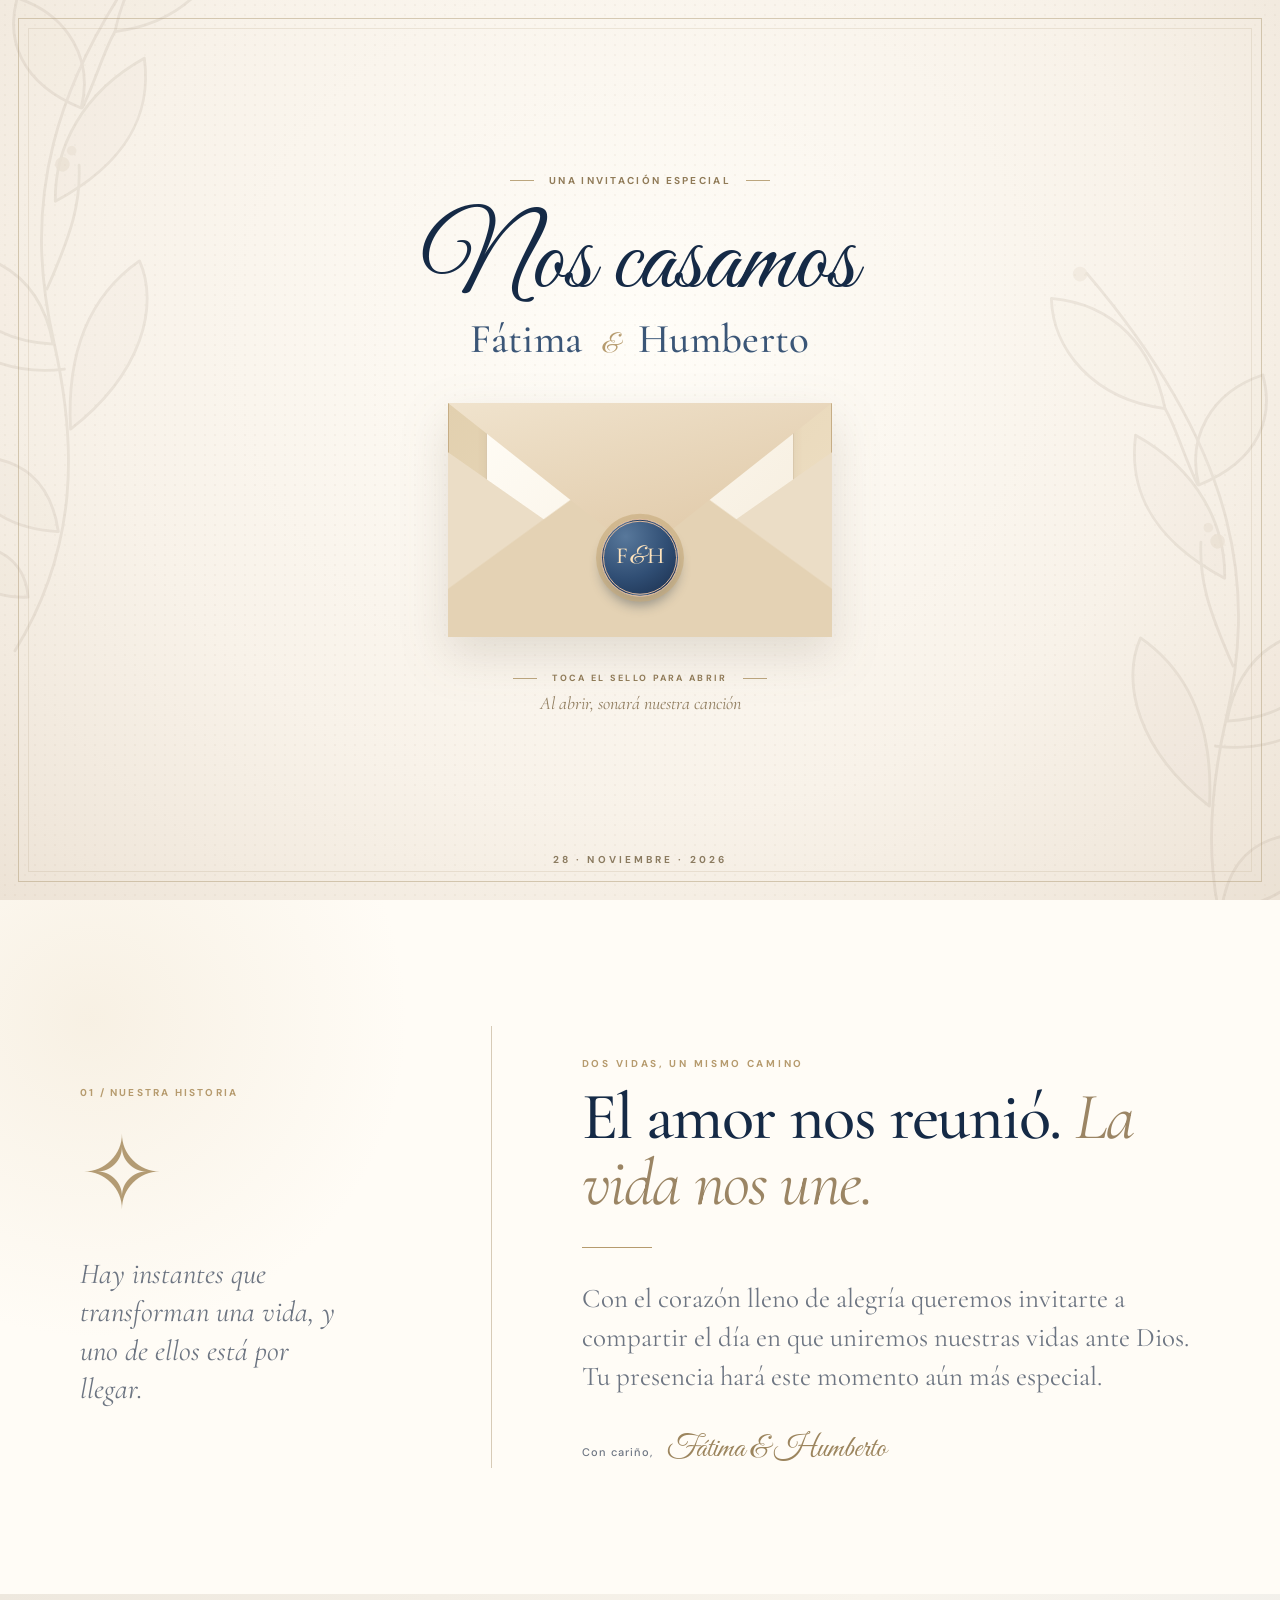
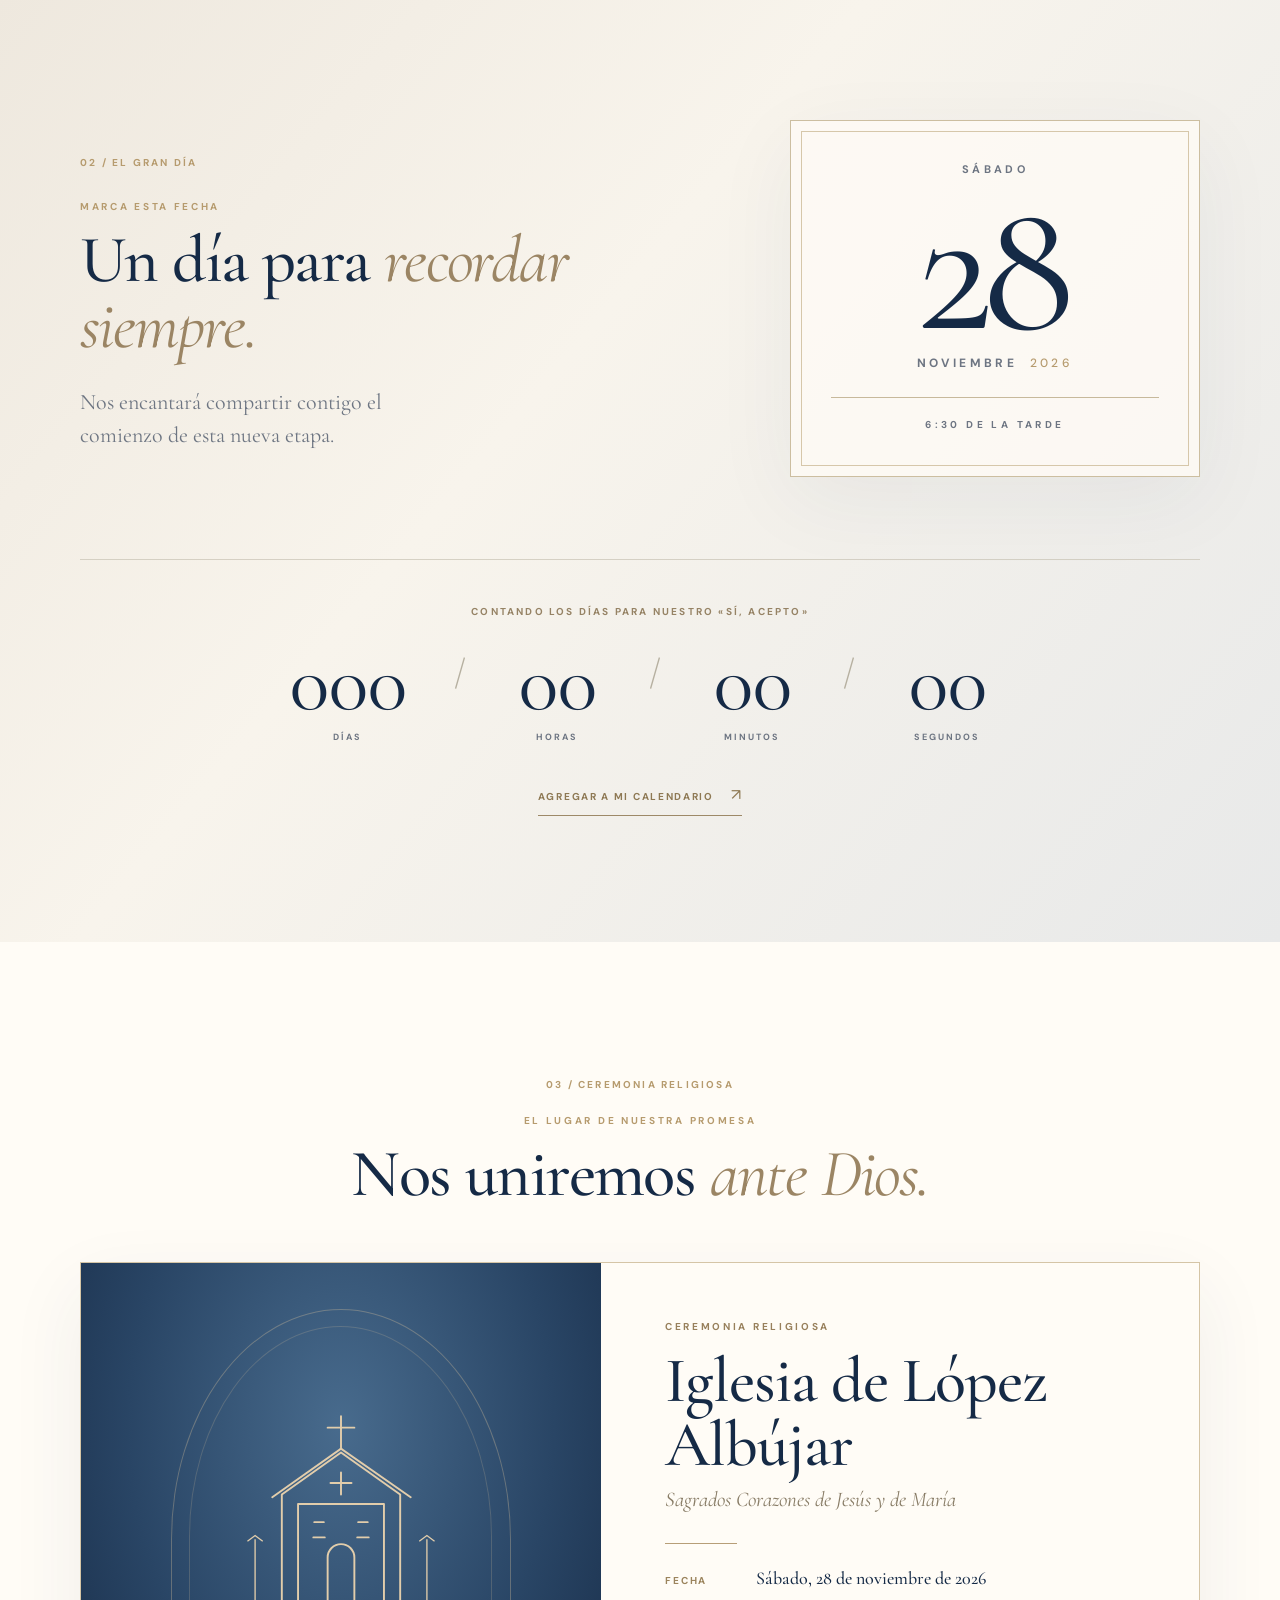
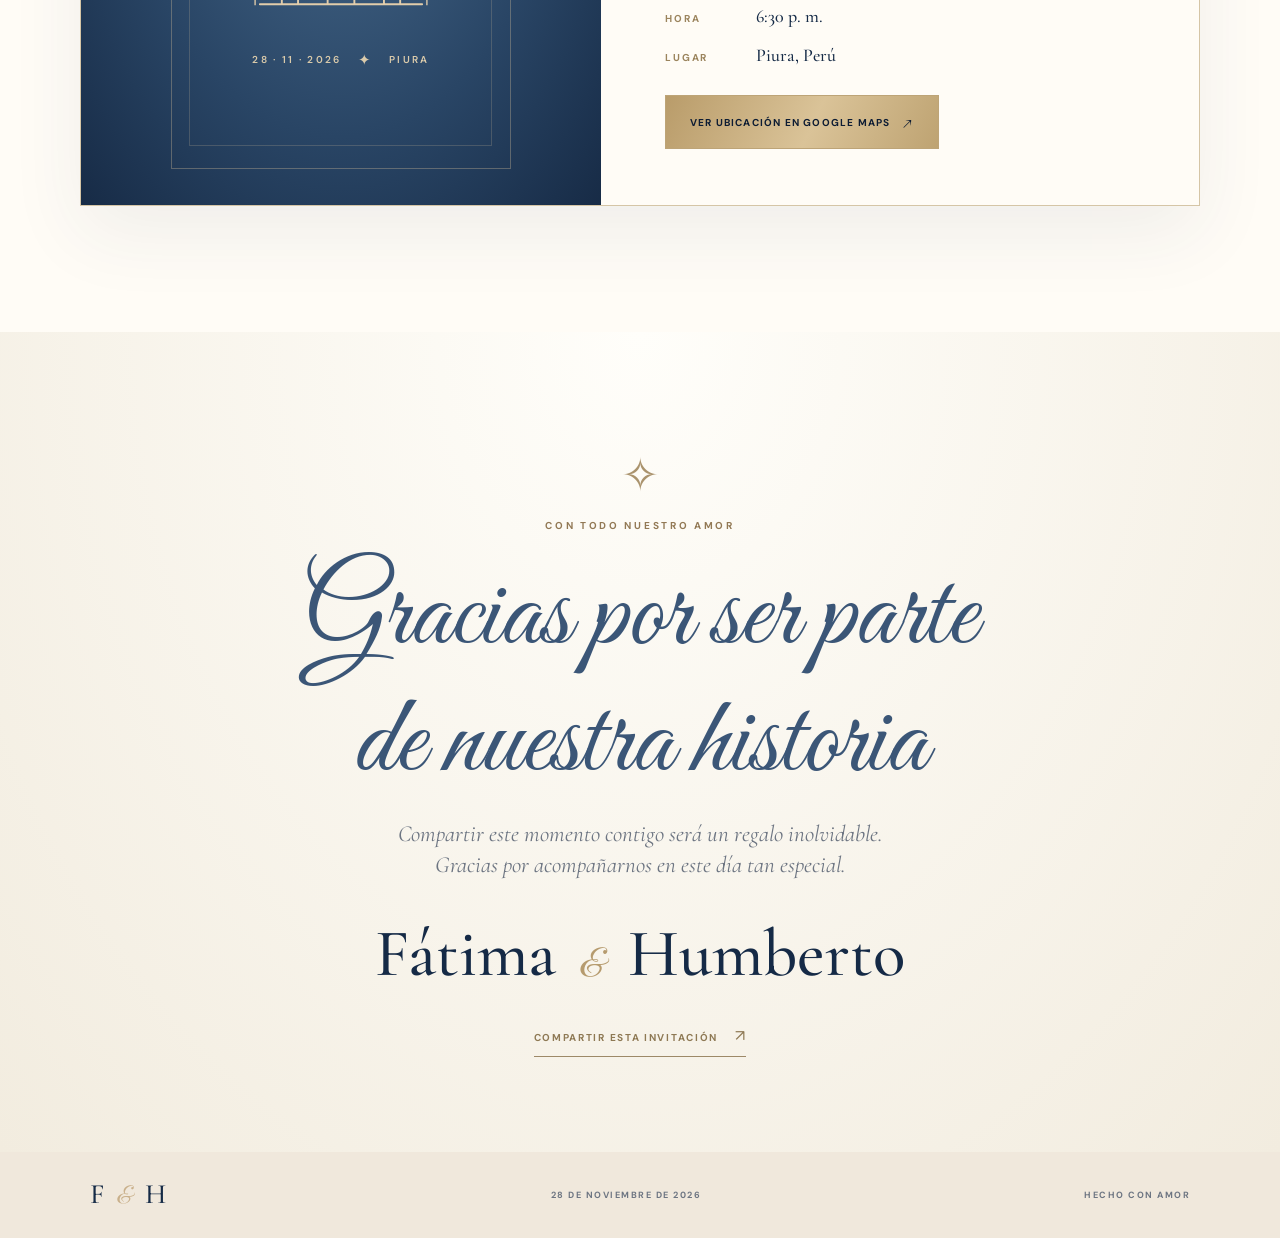
<file: index.html>
<!doctype html>
<html lang="es" data-theme="noche">
<head>
  <meta charset="utf-8">
  <meta name="viewport" content="width=device-width, initial-scale=1, viewport-fit=cover">
  <meta name="theme-color" content="#152a46">
  <meta name="description" content="Fátima Yarlequé Juarez y Humberto Gómez García te invitan a celebrar su matrimonio el 28 de noviembre de 2026 a las 6:30 p. m. en Piura.">
  <title>Fátima &amp; Humberto | 28.11.2026</title>
  <link rel="icon" type="image/svg+xml" href="assets/favicon.svg">
  <link rel="preconnect" href="https://fonts.googleapis.com">
  <link rel="preconnect" href="https://fonts.gstatic.com" crossorigin>
  <link href="https://fonts.googleapis.com/css2?family=Cormorant+Garamond:ital,wght@0,400;0,500;0,600;1,400;1,500&family=DM+Sans:wght@400;500;600;700&family=Great+Vibes&display=swap" rel="stylesheet">
  <link rel="stylesheet" href="styles.css">
  <script src="config.js" defer></script>
  <script src="app.js" defer></script>
</head>
<body class="locked">
  <a class="skip-link" href="#inicio">Saltar al contenido</a>
  <div class="page-progress" id="pageProgress" aria-hidden="true"></div>

  <!-- APERTURA: una sola secuencia, sin animaciones en bucle -->
  <div class="opening" id="opening" role="dialog" aria-modal="true" aria-label="Abrir invitación de matrimonio">
    <span class="opening-border opening-border--outer" aria-hidden="true"></span>
    <span class="opening-border opening-border--inner" aria-hidden="true"></span>
    <img class="opening-branch opening-branch--one" src="assets/ramas.svg" alt="" aria-hidden="true">
    <img class="opening-branch opening-branch--two" src="assets/ramas.svg" alt="" aria-hidden="true">
    <div class="opening-center">
      <div class="opening-kicker"><span class="thin-rule"></span> UNA INVITACIÓN ESPECIAL <span class="thin-rule"></span></div>
      <p class="opening-script">Nos casamos</p>
      <h1 class="opening-names">Fátima <span>&amp;</span> Humberto</h1>
      <div class="envelope" id="envelope">
        <div class="envelope-back"></div>
        <div class="envelope-letter"><span class="letter-monogram">F <i>&amp;</i> H</span><span class="letter-caption">Nuestra historia continúa</span></div>
        <div class="envelope-flap"></div>
        <div class="envelope-front"></div>
        <button class="wax-button" id="openButton" type="button" aria-label="Abrir la invitación y reproducir música"><span>F<span class="wax-and">&amp;</span>H</span></button>
      </div>
      <div class="opening-instruction" id="openingInstruction"><span class="instruction-line"></span> TOCA EL SELLO PARA ABRIR <span class="instruction-line"></span></div>
      <p class="opening-note" id="openingNote">Al abrir, sonará nuestra canción</p>
    </div>
    <span class="opening-bottom">28 · NOVIEMBRE · 2026</span>
  </div>

  <!-- MENÚ MÍNIMO -->
  <header class="site-header" id="siteHeader">
    <a class="logo" href="#inicio" aria-label="Volver al inicio">F <i>&amp;</i> H <span>28.11.26</span></a>
    <nav aria-label="Secciones de la invitación">
      <a href="#historia">Nuestra historia</a>
      <a href="#fecha">La fecha</a>
      <a href="#ceremonia" class="nav-ceremony">La ceremonia</a>
    </nav>
  </header>

  <main id="inicio">
    <!-- 01. PRESENTACIÓN -->
    <section class="hero" aria-labelledby="heroTitle">
      <div class="hero-halo" aria-hidden="true"></div>
      <div class="hero-frame" aria-hidden="true"></div>
      <img class="hero-branch hero-branch--left" src="assets/ramas.svg" alt="" aria-hidden="true">
      <img class="hero-branch hero-branch--right" src="assets/ramas.svg" alt="" aria-hidden="true">
      <div class="hero-content">
        <div class="monogram" aria-hidden="true"><span>F</span><i>&amp;</i><span>H</span></div>
        <p class="eyebrow hero-eyebrow">CON LA BENDICIÓN DE DIOS</p>
        <h2 class="hero-title" id="heroTitle">Nuestro <em>para siempre</em> comienza aquí</h2>
        <p class="hero-label">CELEBRAMOS NUESTRO AMOR</p>
        <div class="hero-names"><span id="firstName">Fátima</span><i>&amp;</i><span id="secondName">Humberto</span></div>
        <div class="hero-line-decoration"><span></span><b>✦</b><span></span></div>
        <p class="hero-fullnames"><span id="fullName1">FÁTIMA YARLEQUÉ JUAREZ</span> <span class="fullnames-star">·</span> <span id="fullName2">HUMBERTO GÓMEZ GARCÍA</span></p>
        <p class="hero-date">SÁBADO 28 DE NOVIEMBRE DE 2026</p>
        <p class="hero-city">6:30 P. M. <span>·</span> PIURA, PERÚ</p>
        <a href="#historia" class="discover-link">DESCUBRE NUESTRA INVITACIÓN <span aria-hidden="true">↓</span></a>
      </div>
    </section>

    <!-- 02. MENSAJE -->
    <section class="story layout-section" id="historia" aria-labelledby="storyTitle">
      <div class="story-grid layout-container">
        <div class="story-side reveal"><span class="section-number">01 / NUESTRA HISTORIA</span><div class="story-motif" aria-hidden="true">✧</div><p>Hay instantes que transforman una vida, y uno de ellos está por llegar.</p></div>
        <div class="story-main reveal delay-1">
          <p class="eyebrow section-eyebrow">DOS VIDAS, UN MISMO CAMINO</p>
          <h2 class="section-title" id="storyTitle">El amor nos reunió. <em>La vida nos une.</em></h2>
          <span class="gold-line" aria-hidden="true"></span>
          <p class="story-copy" id="storyMessage">Con el corazón lleno de alegría queremos invitarte a compartir el día en que uniremos nuestras vidas ante Dios. Tu presencia hará este momento aún más especial.</p>
          <p class="story-signature">Con cariño, <span>Fátima &amp; Humberto</span></p>
        </div>
      </div>
    </section>

    <!-- 03. FECHA Y CUENTA REGRESIVA -->
    <section class="date-section layout-section" id="fecha" aria-labelledby="dateTitle">
      <div class="layout-container date-layout">
        <div class="date-heading reveal"><p class="section-number">02 / EL GRAN DÍA</p><p class="eyebrow section-eyebrow">MARCA ESTA FECHA</p><h2 class="section-title" id="dateTitle">Un día para <em>recordar siempre.</em></h2><p>Nos encantará compartir contigo el comienzo de esta nueva etapa.</p></div>
        <div class="calendar-card reveal delay-1"><span class="calendar-top">SÁBADO</span><div class="calendar-day">28</div><span class="calendar-bottom">NOVIEMBRE <b>2026</b></span><span class="calendar-time">6:30 DE LA TARDE</span></div>
      </div>
      <div class="count-wrap layout-container reveal delay-2">
        <p class="count-caption">CONTANDO LOS DÍAS PARA NUESTRO «SÍ, ACEPTO»</p>
        <div class="countdown" id="countdown" aria-label="Tiempo restante hasta la ceremonia">
          <div class="count-unit"><strong id="days">000</strong><span>DÍAS</span></div>
          <span class="count-divider" aria-hidden="true">/</span>
          <div class="count-unit"><strong id="hours">00</strong><span>HORAS</span></div>
          <span class="count-divider" aria-hidden="true">/</span>
          <div class="count-unit"><strong id="minutes">00</strong><span>MINUTOS</span></div>
          <span class="count-divider" aria-hidden="true">/</span>
          <div class="count-unit"><strong id="seconds">00</strong><span>SEGUNDOS</span></div>
        </div>
        <button class="text-button" id="calendarButton" type="button">AGREGAR A MI CALENDARIO <span aria-hidden="true">↗</span></button>
      </div>
    </section>

    <!-- 04. CEREMONIA -->
    <section class="ceremony layout-section" id="ceremonia" aria-labelledby="ceremonyTitle">
      <div class="layout-container">
        <div class="ceremony-heading reveal"><p class="section-number">03 / CEREMONIA RELIGIOSA</p><p class="eyebrow section-eyebrow">EL LUGAR DE NUESTRA PROMESA</p><h2 class="section-title" id="ceremonyTitle">Nos uniremos <em>ante Dios.</em></h2></div>
        <div class="ceremony-panel">
          <div class="church-art reveal"><div class="church-arch" aria-hidden="true"><svg viewBox="0 0 220 240" role="img" aria-label="Ilustración de una iglesia" fill="none" xmlns="http://www.w3.org/2000/svg"><path d="M25 215h170M48 215V100L110 56l62 44v115M38 103l72-51 73 51M65 215V110h90v105M96 215v-49a14 14 0 0 1 28 0v49M110 51V18M96 30h28M82 129h10M128 129h10M81 145h12m34 0h12M99 88h22M110 77v23" stroke="currentColor" stroke-width="2" stroke-linecap="round" stroke-linejoin="round"/><path d="M20 216v-69m180 69v-69m-8 2 8-6 8 6m-196 0 8-6 8 6" stroke="currentColor" stroke-width="1.4"/></svg></div><div class="church-art-bottom">28 · 11 · 2026 <span>✦</span> PIURA</div></div>
          <div class="ceremony-details reveal delay-1">
            <p class="eyebrow">CEREMONIA RELIGIOSA</p><h3 id="ceremonyPlace">Iglesia de López Albújar</h3>
            <p class="ceremony-subtitle" id="ceremonyDetail">Sagrados Corazones de Jesús y de María</p>
            <div class="ceremony-detail-line" aria-hidden="true"></div>
            <dl><div><dt>FECHA</dt><dd>Sábado, 28 de noviembre de 2026</dd></div><div><dt>HORA</dt><dd id="ceremonyTime">6:30 p. m.</dd></div><div><dt>LUGAR</dt><dd id="ceremonyAddress">Piura, Perú</dd></div></dl>
            <a class="primary-button" id="mapButton" href="https://maps.app.goo.gl/p25riGV83rjwDu459" target="_blank" rel="noopener noreferrer">VER UBICACIÓN EN GOOGLE MAPS <span aria-hidden="true">↗</span></a>
          </div>
        </div>
      </div>
    </section>



    <!-- 05. DESPEDIDA -->
    <section class="closing" aria-labelledby="closingTitle"><div class="closing-ornament" aria-hidden="true">✧</div><p class="eyebrow">CON TODO NUESTRO AMOR</p><h2 class="closing-script" id="closingTitle">Gracias por ser parte <br>de nuestra historia</h2><p id="closingMessage">Compartir este momento contigo será un regalo inolvidable.</p><div class="closing-names">Fátima <span>&amp;</span> Humberto</div><button class="text-button" id="shareButton" type="button">COMPARTIR ESTA INVITACIÓN <span aria-hidden="true">↗</span></button></section>
  </main>

  <footer class="footer"><span class="footer-logo">F <i>&amp;</i> H</span><span>28 DE NOVIEMBRE DE 2026</span><span>HECHO CON AMOR</span></footer>

  <div class="music-player" id="musicPlayer" hidden><div class="music-mark" aria-hidden="true">♫</div><div class="music-meta"><strong>Hasta mi final</strong><span>IL DIVO</span></div><button type="button" class="music-button" id="musicButton" aria-label="Pausar música"><span id="musicSymbol">Ⅱ</span></button></div>
  <audio id="backgroundAudio" src="assets/hasta-mi-final-il-divo.mp3" preload="none" loop></audio>
  <div class="toast" id="toast" role="status" aria-live="polite"></div>
</body>
</html>
</file>
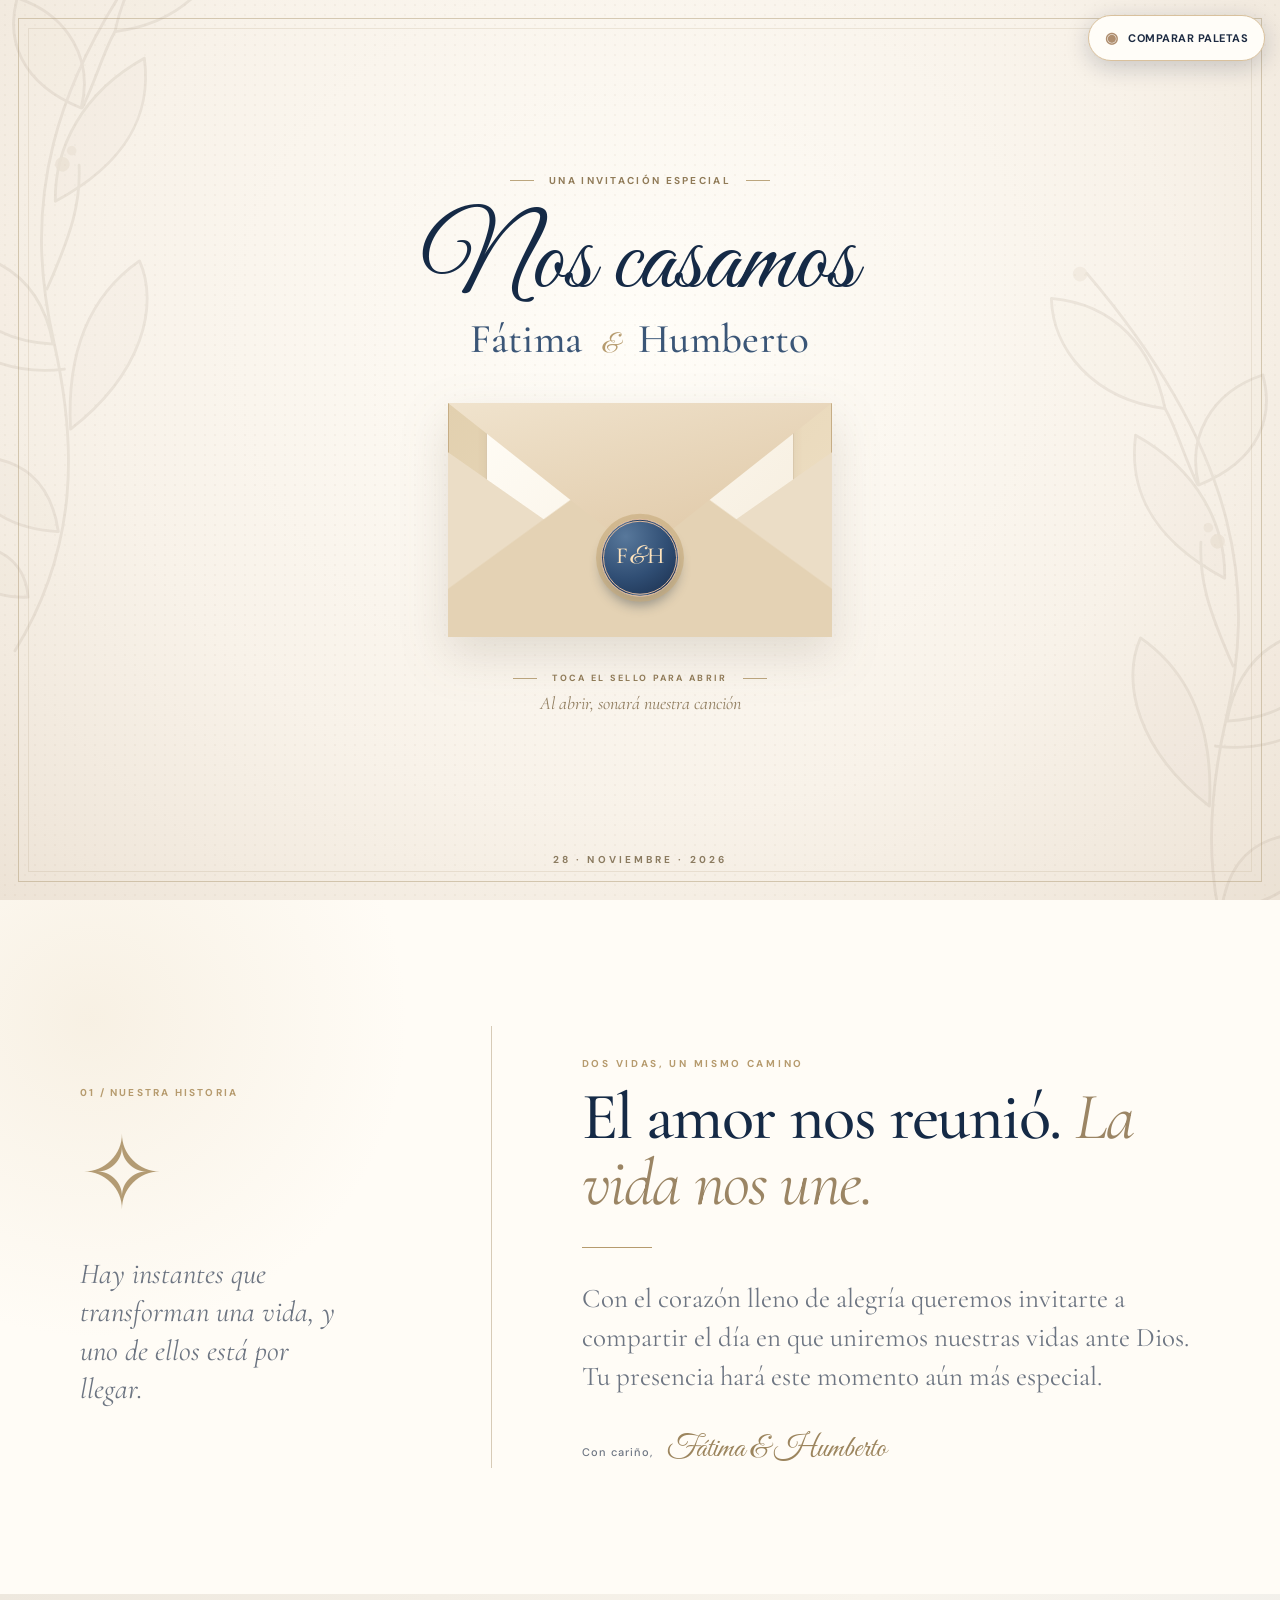
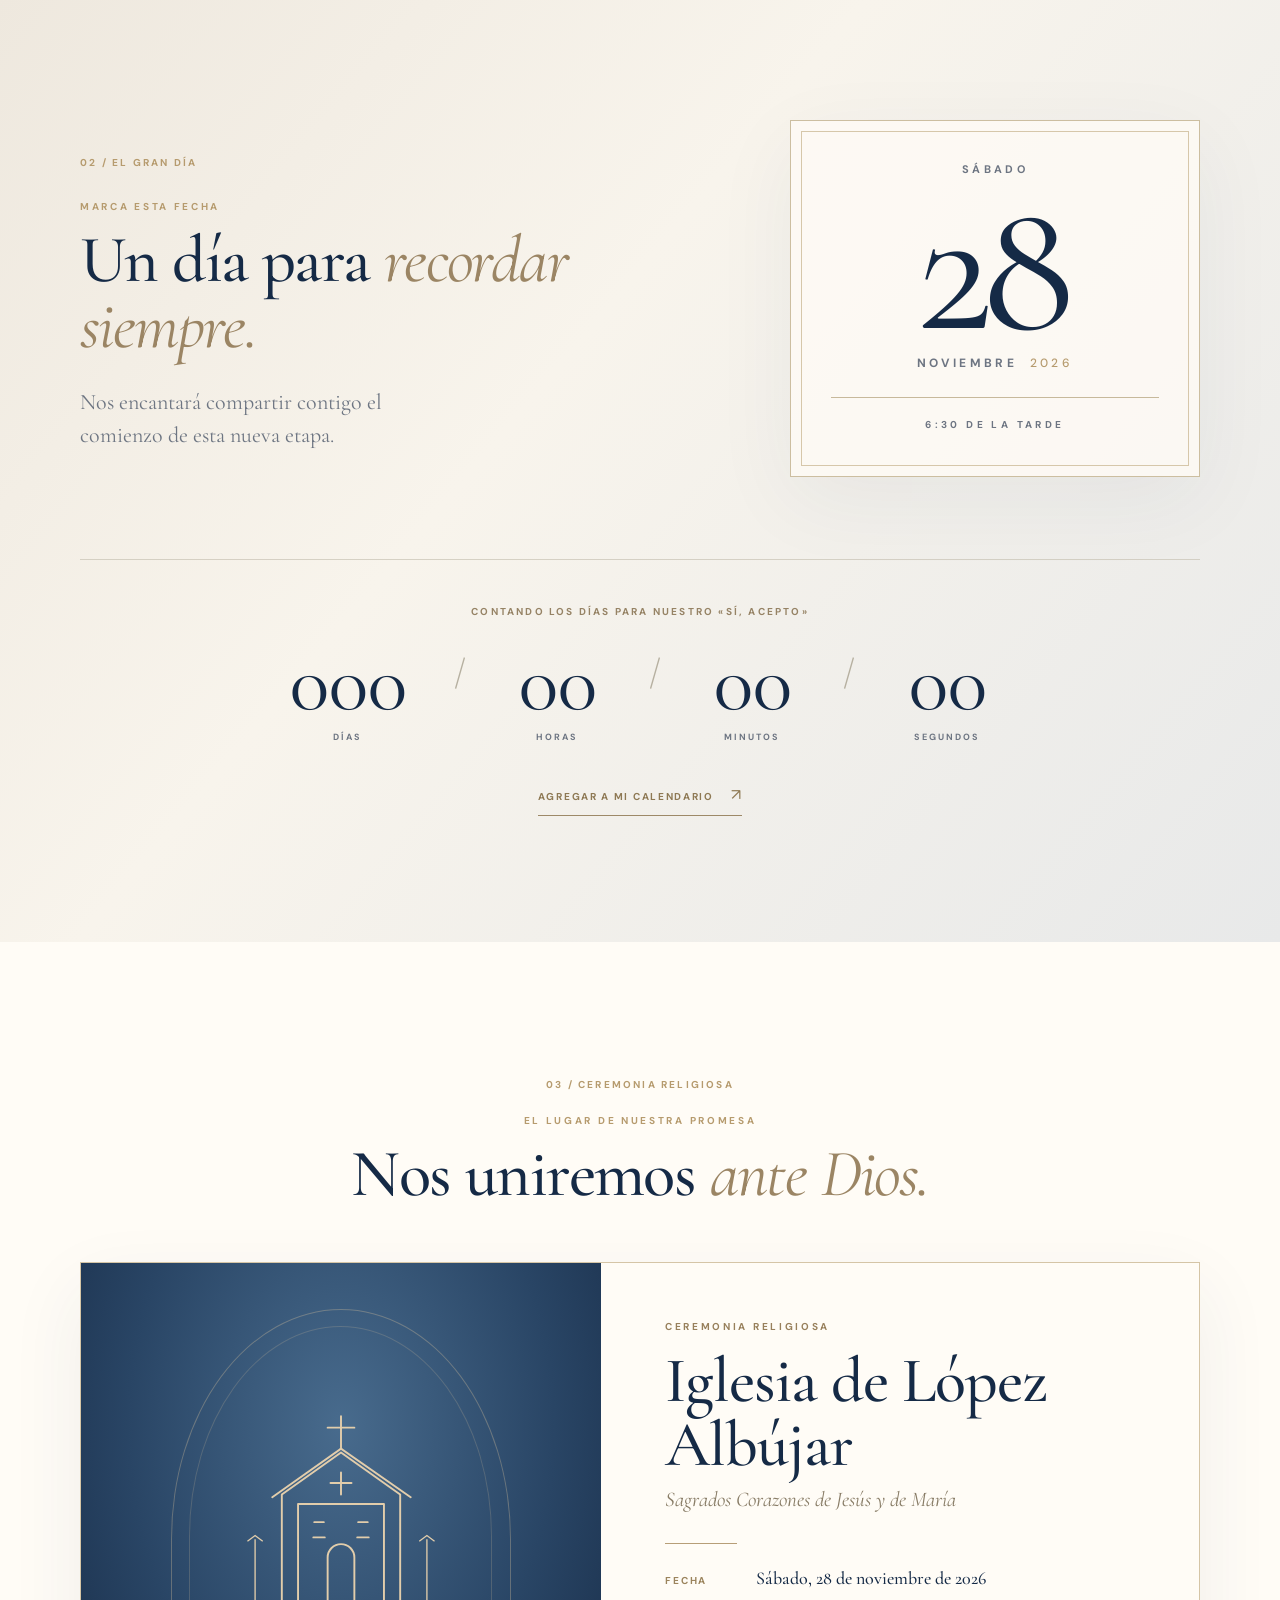
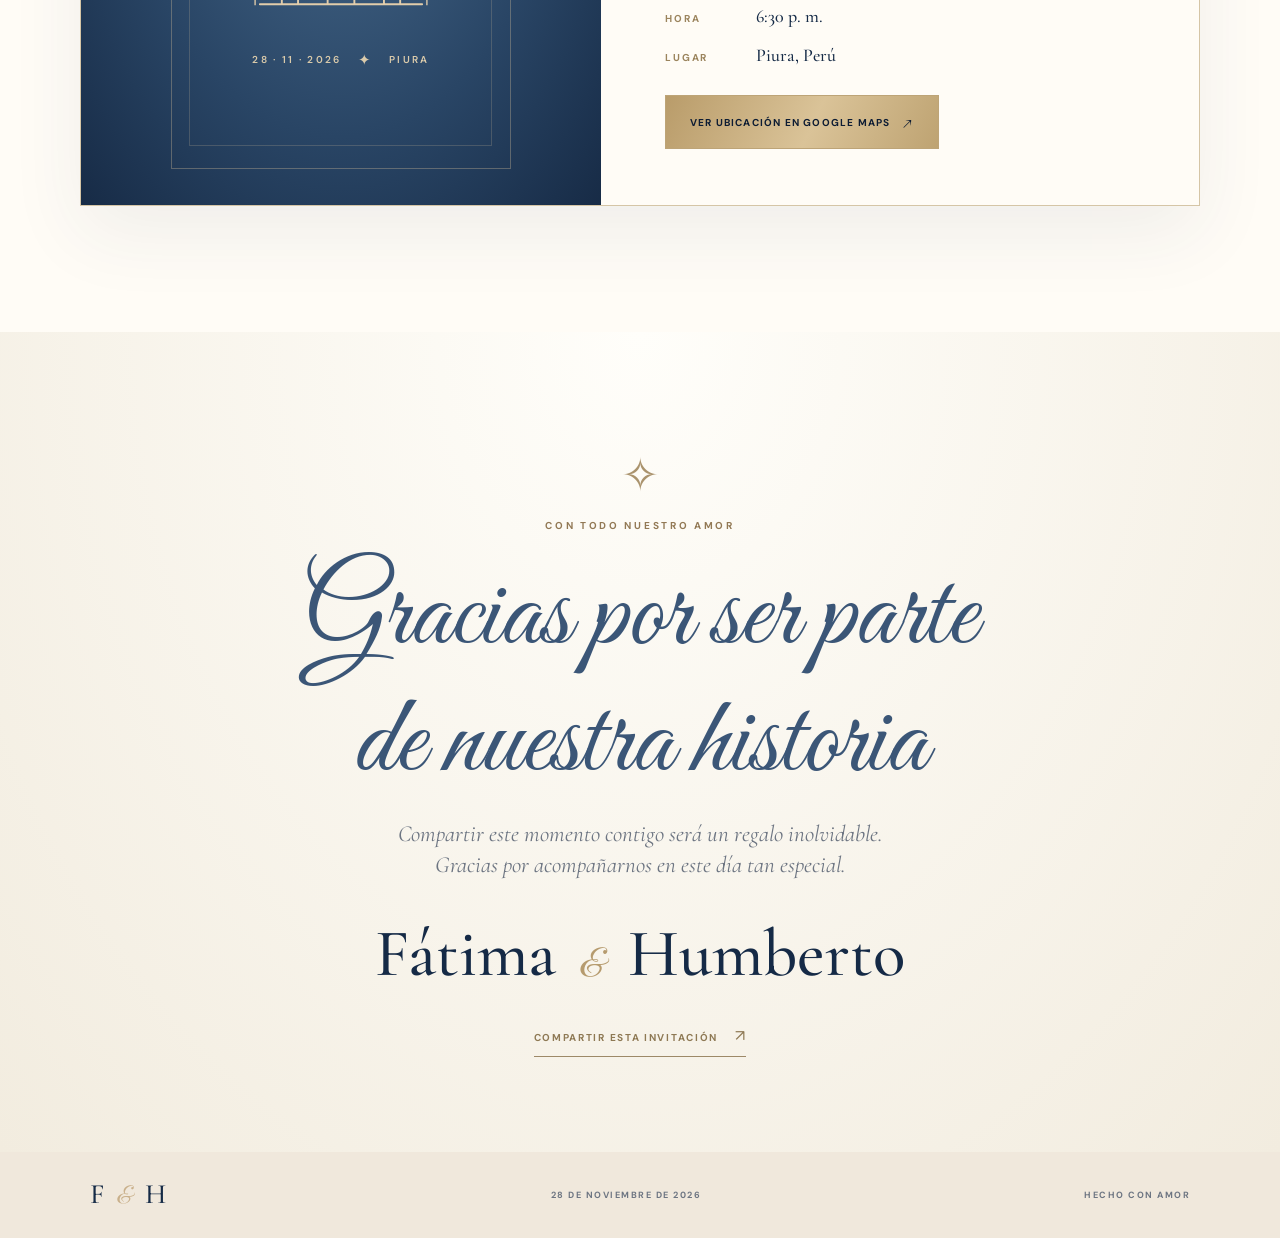
<file: comparar-paletas.html>
<!doctype html>
<html lang="es" data-theme="noche">
<head>
  <meta charset="utf-8">
  <meta name="viewport" content="width=device-width, initial-scale=1, viewport-fit=cover">
  <meta name="theme-color" content="#152a46">
  <meta name="description" content="Fátima Yarlequé Juarez y Humberto Gómez García te invitan a celebrar su matrimonio el 28 de noviembre de 2026 a las 6:30 p. m. en Piura.">
  <title>Fátima &amp; Humberto | 28.11.2026</title>
  <link rel="icon" type="image/svg+xml" href="assets/favicon.svg">
  <link rel="preconnect" href="https://fonts.googleapis.com">
  <link rel="preconnect" href="https://fonts.gstatic.com" crossorigin>
  <link href="https://fonts.googleapis.com/css2?family=Cormorant+Garamond:ital,wght@0,400;0,500;0,600;1,400;1,500&family=DM+Sans:wght@400;500;600;700&family=Great+Vibes&display=swap" rel="stylesheet">
  <link rel="stylesheet" href="styles.css">
  <script src="config.js" defer></script>
  <script src="app.js" defer></script>
</head>
<body class="locked">

  <details class="palette-picker" id="palettePicker">
    <summary>COMPARAR PALETAS</summary>
    <div class="palette-panel"><p>COLORES PARA FÁTIMA &amp; HUMBERTO</p>
      <button class="palette-choice" data-palette="noche" aria-pressed="true" type="button"><span>Azul noche y champagne</span><span class="palette-dots" aria-hidden="true"><i style="--c:#152a46"></i><i style="--c:#f6efe3"></i><i style="--c:#c4a77c"></i></span></button>
      <button class="palette-choice" data-palette="pizarra" aria-pressed="false" type="button"><span>Azul pizarra y arena</span><span class="palette-dots" aria-hidden="true"><i style="--c:#3e5c75"></i><i style="--c:#e8d5c0"></i><i style="--c:#be9d7f"></i></span></button>
      <button class="palette-choice" data-palette="royal" aria-pressed="false" type="button"><span>Azul royal y marfil</span><span class="palette-dots" aria-hidden="true"><i style="--c:#263f70"></i><i style="--c:#faf3e9"></i><i style="--c:#d1b58f"></i></span></button>
      <button class="palette-choice" data-palette="tinta" aria-pressed="false" type="button"><span>Azul tinta y rosa empolvado</span><span class="palette-dots" aria-hidden="true"><i style="--c:#30334e"></i><i style="--c:#d7b2b0"></i><i style="--c:#fbf4ef"></i></span></button>
      <div class="palette-hint">Solo para comparar. La versión final no muestra este selector.</div>
    </div>
  </details>

  <a class="skip-link" href="#inicio">Saltar al contenido</a>
  <div class="page-progress" id="pageProgress" aria-hidden="true"></div>

  <!-- APERTURA: una sola secuencia, sin animaciones en bucle -->
  <div class="opening" id="opening" role="dialog" aria-modal="true" aria-label="Abrir invitación de matrimonio">
    <span class="opening-border opening-border--outer" aria-hidden="true"></span>
    <span class="opening-border opening-border--inner" aria-hidden="true"></span>
    <img class="opening-branch opening-branch--one" src="assets/ramas.svg" alt="" aria-hidden="true">
    <img class="opening-branch opening-branch--two" src="assets/ramas.svg" alt="" aria-hidden="true">
    <div class="opening-center">
      <div class="opening-kicker"><span class="thin-rule"></span> UNA INVITACIÓN ESPECIAL <span class="thin-rule"></span></div>
      <p class="opening-script">Nos casamos</p>
      <h1 class="opening-names">Fátima <span>&amp;</span> Humberto</h1>
      <div class="envelope" id="envelope">
        <div class="envelope-back"></div>
        <div class="envelope-letter"><span class="letter-monogram">F <i>&amp;</i> H</span><span class="letter-caption">Nuestra historia continúa</span></div>
        <div class="envelope-flap"></div>
        <div class="envelope-front"></div>
        <button class="wax-button" id="openButton" type="button" aria-label="Abrir la invitación y reproducir música"><span>F<span class="wax-and">&amp;</span>H</span></button>
      </div>
      <div class="opening-instruction" id="openingInstruction"><span class="instruction-line"></span> TOCA EL SELLO PARA ABRIR <span class="instruction-line"></span></div>
      <p class="opening-note" id="openingNote">Al abrir, sonará nuestra canción</p>
    </div>
    <span class="opening-bottom">28 · NOVIEMBRE · 2026</span>
  </div>

  <!-- MENÚ MÍNIMO -->
  <header class="site-header" id="siteHeader">
    <a class="logo" href="#inicio" aria-label="Volver al inicio">F <i>&amp;</i> H <span>28.11.26</span></a>
    <nav aria-label="Secciones de la invitación">
      <a href="#historia">Nuestra historia</a>
      <a href="#fecha">La fecha</a>
      <a href="#ceremonia" class="nav-ceremony">La ceremonia</a>
    </nav>
  </header>

  <main id="inicio">
    <!-- 01. PRESENTACIÓN -->
    <section class="hero" aria-labelledby="heroTitle">
      <div class="hero-halo" aria-hidden="true"></div>
      <div class="hero-frame" aria-hidden="true"></div>
      <img class="hero-branch hero-branch--left" src="assets/ramas.svg" alt="" aria-hidden="true">
      <img class="hero-branch hero-branch--right" src="assets/ramas.svg" alt="" aria-hidden="true">
      <div class="hero-content">
        <div class="monogram" aria-hidden="true"><span>F</span><i>&amp;</i><span>H</span></div>
        <p class="eyebrow hero-eyebrow">CON LA BENDICIÓN DE DIOS</p>
        <h2 class="hero-title" id="heroTitle">Nuestro <em>para siempre</em> comienza aquí</h2>
        <p class="hero-label">CELEBRAMOS NUESTRO AMOR</p>
        <div class="hero-names"><span id="firstName">Fátima</span><i>&amp;</i><span id="secondName">Humberto</span></div>
        <div class="hero-line-decoration"><span></span><b>✦</b><span></span></div>
        <p class="hero-fullnames"><span id="fullName1">FÁTIMA YARLEQUÉ JUAREZ</span> <span class="fullnames-star">·</span> <span id="fullName2">HUMBERTO GÓMEZ GARCÍA</span></p>
        <p class="hero-date">SÁBADO 28 DE NOVIEMBRE DE 2026</p>
        <p class="hero-city">6:30 P. M. <span>·</span> PIURA, PERÚ</p>
        <a href="#historia" class="discover-link">DESCUBRE NUESTRA INVITACIÓN <span aria-hidden="true">↓</span></a>
      </div>
    </section>

    <!-- 02. MENSAJE -->
    <section class="story layout-section" id="historia" aria-labelledby="storyTitle">
      <div class="story-grid layout-container">
        <div class="story-side reveal"><span class="section-number">01 / NUESTRA HISTORIA</span><div class="story-motif" aria-hidden="true">✧</div><p>Hay instantes que transforman una vida, y uno de ellos está por llegar.</p></div>
        <div class="story-main reveal delay-1">
          <p class="eyebrow section-eyebrow">DOS VIDAS, UN MISMO CAMINO</p>
          <h2 class="section-title" id="storyTitle">El amor nos reunió. <em>La vida nos une.</em></h2>
          <span class="gold-line" aria-hidden="true"></span>
          <p class="story-copy" id="storyMessage">Con el corazón lleno de alegría queremos invitarte a compartir el día en que uniremos nuestras vidas ante Dios. Tu presencia hará este momento aún más especial.</p>
          <p class="story-signature">Con cariño, <span>Fátima &amp; Humberto</span></p>
        </div>
      </div>
    </section>

    <!-- 03. FECHA Y CUENTA REGRESIVA -->
    <section class="date-section layout-section" id="fecha" aria-labelledby="dateTitle">
      <div class="layout-container date-layout">
        <div class="date-heading reveal"><p class="section-number">02 / EL GRAN DÍA</p><p class="eyebrow section-eyebrow">MARCA ESTA FECHA</p><h2 class="section-title" id="dateTitle">Un día para <em>recordar siempre.</em></h2><p>Nos encantará compartir contigo el comienzo de esta nueva etapa.</p></div>
        <div class="calendar-card reveal delay-1"><span class="calendar-top">SÁBADO</span><div class="calendar-day">28</div><span class="calendar-bottom">NOVIEMBRE <b>2026</b></span><span class="calendar-time">6:30 DE LA TARDE</span></div>
      </div>
      <div class="count-wrap layout-container reveal delay-2">
        <p class="count-caption">CONTANDO LOS DÍAS PARA NUESTRO «SÍ, ACEPTO»</p>
        <div class="countdown" id="countdown" aria-label="Tiempo restante hasta la ceremonia">
          <div class="count-unit"><strong id="days">000</strong><span>DÍAS</span></div>
          <span class="count-divider" aria-hidden="true">/</span>
          <div class="count-unit"><strong id="hours">00</strong><span>HORAS</span></div>
          <span class="count-divider" aria-hidden="true">/</span>
          <div class="count-unit"><strong id="minutes">00</strong><span>MINUTOS</span></div>
          <span class="count-divider" aria-hidden="true">/</span>
          <div class="count-unit"><strong id="seconds">00</strong><span>SEGUNDOS</span></div>
        </div>
        <button class="text-button" id="calendarButton" type="button">AGREGAR A MI CALENDARIO <span aria-hidden="true">↗</span></button>
      </div>
    </section>

    <!-- 04. CEREMONIA -->
    <section class="ceremony layout-section" id="ceremonia" aria-labelledby="ceremonyTitle">
      <div class="layout-container">
        <div class="ceremony-heading reveal"><p class="section-number">03 / CEREMONIA RELIGIOSA</p><p class="eyebrow section-eyebrow">EL LUGAR DE NUESTRA PROMESA</p><h2 class="section-title" id="ceremonyTitle">Nos uniremos <em>ante Dios.</em></h2></div>
        <div class="ceremony-panel">
          <div class="church-art reveal"><div class="church-arch" aria-hidden="true"><svg viewBox="0 0 220 240" role="img" aria-label="Ilustración de una iglesia" fill="none" xmlns="http://www.w3.org/2000/svg"><path d="M25 215h170M48 215V100L110 56l62 44v115M38 103l72-51 73 51M65 215V110h90v105M96 215v-49a14 14 0 0 1 28 0v49M110 51V18M96 30h28M82 129h10M128 129h10M81 145h12m34 0h12M99 88h22M110 77v23" stroke="currentColor" stroke-width="2" stroke-linecap="round" stroke-linejoin="round"/><path d="M20 216v-69m180 69v-69m-8 2 8-6 8 6m-196 0 8-6 8 6" stroke="currentColor" stroke-width="1.4"/></svg></div><div class="church-art-bottom">28 · 11 · 2026 <span>✦</span> PIURA</div></div>
          <div class="ceremony-details reveal delay-1">
            <p class="eyebrow">CEREMONIA RELIGIOSA</p><h3 id="ceremonyPlace">Iglesia de López Albújar</h3>
            <p class="ceremony-subtitle" id="ceremonyDetail">Sagrados Corazones de Jesús y de María</p>
            <div class="ceremony-detail-line" aria-hidden="true"></div>
            <dl><div><dt>FECHA</dt><dd>Sábado, 28 de noviembre de 2026</dd></div><div><dt>HORA</dt><dd id="ceremonyTime">6:30 p. m.</dd></div><div><dt>LUGAR</dt><dd id="ceremonyAddress">Piura, Perú</dd></div></dl>
            <a class="primary-button" id="mapButton" href="https://maps.app.goo.gl/p25riGV83rjwDu459" target="_blank" rel="noopener noreferrer">VER UBICACIÓN EN GOOGLE MAPS <span aria-hidden="true">↗</span></a>
          </div>
        </div>
      </div>
    </section>



    <!-- 05. DESPEDIDA -->
    <section class="closing" aria-labelledby="closingTitle"><div class="closing-ornament" aria-hidden="true">✧</div><p class="eyebrow">CON TODO NUESTRO AMOR</p><h2 class="closing-script" id="closingTitle">Gracias por ser parte <br>de nuestra historia</h2><p id="closingMessage">Compartir este momento contigo será un regalo inolvidable.</p><div class="closing-names">Fátima <span>&amp;</span> Humberto</div><button class="text-button" id="shareButton" type="button">COMPARTIR ESTA INVITACIÓN <span aria-hidden="true">↗</span></button></section>
  </main>

  <footer class="footer"><span class="footer-logo">F <i>&amp;</i> H</span><span>28 DE NOVIEMBRE DE 2026</span><span>HECHO CON AMOR</span></footer>

  <div class="music-player" id="musicPlayer" hidden><div class="music-mark" aria-hidden="true">♫</div><div class="music-meta"><strong>Hasta mi final</strong><span>IL DIVO</span></div><button type="button" class="music-button" id="musicButton" aria-label="Pausar música"><span id="musicSymbol">Ⅱ</span></button></div>
  <audio id="backgroundAudio" src="assets/hasta-mi-final-il-divo.mp3" preload="none" loop></audio>
  <div class="toast" id="toast" role="status" aria-live="polite"></div>
</body>
</html>
</file>
<file: styles.css>
/* Invitación editorial de Fátima & Humberto — movimientos secuenciales y discretos */
:root{
  --pine:#152a46;--pine-deep:#0d1c33;--pine-soft:#3b5677;
  --champagne:#c9b08b;--gold:#b69b6e;--gold-light:#dec9a5;
  --cream:#faf5ed;--warm:#f0e8dc;--paper:#fffcf6;--ink:#293a52;--muted:#6d7582;
  --hero-center:#375674;--hero-mid:#233e5c;--hero-edge:#111e35;
  --church-center:#486b8d;--church-mid:#294565;--church-edge:#172b46;
  --opening-center:#fffdf8;--opening-mid:#f8f2e9;--opening-edge:#ede3d6;
  --date-start:#eee8de;--date-mid:#f8f4ec;--date-end:#e8e9e9;
  --seal-bright:#58789b;--seal-mid:#304e74;--seal-dark:#1a2e4c;
  --serif:'Cormorant Garamond',Georgia,serif;--sans:'DM Sans',Arial,sans-serif;--script:'Great Vibes',cursive;
  --ease:cubic-bezier(.2,.68,.25,1);
}
html[data-theme="pizarra"]{
  --pine:#3e5c75;--pine-deep:#293e55;--pine-soft:#607e99;
  --champagne:#c9ad93;--gold:#ac886b;--gold-light:#ecd6b6;
  --cream:#fbf6ee;--warm:#f0e5d8;--paper:#fffcf7;--ink:#354b61;--muted:#707580;
  --hero-center:#748fa9;--hero-mid:#4b6b87;--hero-edge:#293f59;
  --church-center:#8ba2ae;--church-mid:#50708a;--church-edge:#31495f;
  --opening-center:#fffdf8;--opening-mid:#faf3e9;--opening-edge:#efe3d8;
  --date-start:#f0e5d9;--date-mid:#fcf7f0;--date-end:#e5e8eb;
  --seal-bright:#7896ae;--seal-mid:#54718d;--seal-dark:#2d4a67;
}
html[data-theme="royal"]{
  --pine:#263f70;--pine-deep:#15274d;--pine-soft:#4f6491;
  --champagne:#d1b58f;--gold:#b79a68;--gold-light:#e5cea2;
  --cream:#faf3ea;--warm:#f1e7db;--paper:#fffbf5;--ink:#2c3a59;--muted:#6b7685;
  --hero-center:#48639f;--hero-mid:#2b437b;--hero-edge:#172952;
  --church-center:#5a73aa;--church-mid:#314c80;--church-edge:#1d315c;
  --opening-center:#fffcf8;--opening-mid:#f9f1e6;--opening-edge:#eae4de;
  --date-start:#f1e8dd;--date-mid:#fdf8ef;--date-end:#e7e9ef;
  --seal-bright:#5f80b5;--seal-mid:#3e568b;--seal-dark:#25365c;
}
html[data-theme="tinta"]{
  --pine:#30334e;--pine-deep:#1c223d;--pine-soft:#66647f;
  --champagne:#d7b2b0;--gold:#b9918d;--gold-light:#e5c7c0;
  --cream:#fbf4ef;--warm:#f2e8e5;--paper:#fffbf8;--ink:#38364d;--muted:#766f79;
  --hero-center:#625d7d;--hero-mid:#393a5d;--hero-edge:#20243e;
  --church-center:#807991;--church-mid:#4e4b6b;--church-edge:#2b2d4b;
  --opening-center:#fffdfa;--opening-mid:#fcf3f0;--opening-edge:#f0e3e2;
  --date-start:#f0e5e1;--date-mid:#fbf5ef;--date-end:#eee8e8;
  --seal-bright:#a07991;--seal-mid:#78546a;--seal-dark:#503c51;
}
*,*::before,*::after{box-sizing:border-box}
[hidden]{display:none!important}
html{scroll-behavior:smooth;scroll-padding-top:80px}
body{margin:0;background:var(--cream);color:var(--ink);font-family:var(--sans);overflow-x:hidden}
body.locked{overflow:hidden}
button,input,textarea{font:inherit}button{cursor:pointer}a{color:inherit;text-decoration:none}img,svg{display:block}img{max-width:100%}
::selection{background:#c5af85;color:var(--pine-deep)}
:focus-visible{outline:3px solid var(--gold);outline-offset:4px}
.skip-link{position:fixed;top:-100px;left:12px;z-index:400;background:var(--paper);padding:13px;color:var(--pine)}.skip-link:focus{top:12px}
.page-progress{position:fixed;top:0;left:0;z-index:140;width:0;height:2px;background:var(--gold-light);pointer-events:none}
.eyebrow{font-size:10px;font-weight:700;line-height:1.6;letter-spacing:2.7px;text-transform:uppercase;margin:0}
.layout-section{padding:126px 28px;position:relative}.layout-container{max-width:1120px;margin:auto}
.section-number{font-size:10px;color:var(--gold);font-weight:700;letter-spacing:2.2px;text-transform:uppercase}
.section-eyebrow{color:var(--gold);margin:30px 0 12px}
.section-title{font:500 clamp(49px,5.2vw,80px)/.99 var(--serif);letter-spacing:-1.6px;margin:0;color:var(--pine)}
.section-title em{font-weight:400;color:#9b8564}
.gold-line{display:block;width:70px;height:1px;background:var(--gold);margin:31px 0}

/* 1. SOBRE — tres movimientos controlados por el gesto del invitado */
.opening{position:fixed;z-index:200;inset:0;min-height:100svh;overflow-y:auto;display:grid;place-items:center;background:radial-gradient(ellipse at 50% 37%,var(--opening-center) 0%,var(--opening-mid) 60%,var(--opening-edge) 100%);text-align:center;color:var(--pine);transition:opacity 1.15s var(--ease),visibility 1.15s var(--ease)}
.opening::before{content:'';position:absolute;inset:0;background-image:radial-gradient(#a88d5d28 .65px,transparent .8px);background-size:10px 10px;opacity:.65;pointer-events:none}
.opening-border{position:absolute;border:1px solid #b5a27e88;inset:18px;pointer-events:none}.opening-border--inner{inset:28px;border-color:#b5a27e36}
.opening-branch{position:absolute;width:min(40vw,440px);opacity:.22;filter:saturate(.6);pointer-events:none}
.opening-branch--one{top:-105px;left:-98px;transform:rotate(-14deg)}.opening-branch--two{bottom:-105px;right:-98px;transform:scaleX(-1) rotate(-14deg)}
.opening-center{width:min(94vw,570px);padding:45px 12px 57px;position:relative;z-index:2;animation:initialArrival 1.1s var(--ease) both}
.opening-kicker,.opening-instruction{display:flex;align-items:center;justify-content:center;gap:15px;font:700 10px var(--sans);letter-spacing:2.3px;color:#907b58}
.thin-rule,.instruction-line{width:24px;height:1px;background:#bca67e;flex:none}
.opening-script{font:400 clamp(69px,10vw,104px)/1 var(--script);color:var(--pine);margin:25px auto 1px}
.opening-names{font:500 clamp(27px,5vw,41px)/1.1 var(--serif);letter-spacing:.3px;margin:0 0 40px;color:var(--pine-soft)}
.opening-names span{font:400 28px var(--script);padding:0 9px;color:var(--gold)}
.opening-bottom{position:absolute;bottom:34px;left:12px;right:12px;font-size:10px;letter-spacing:3.1px;font-weight:700;color:#8b7b60}
.envelope{width:min(384px,78vw);height:234px;margin:0 auto;position:relative;perspective:950px;filter:drop-shadow(0 18px 23px #66553f2c);transition:transform 1.4s var(--ease)}
.envelope-back{position:absolute;inset:0;background:linear-gradient(130deg,#e2d0af,#efe0c5);border:1px solid #c6ad85}
.envelope-letter{position:absolute;z-index:2;bottom:7%;left:10%;width:80%;height:87%;background:linear-gradient(135deg,#fffcf5,#f5ecdc);border:1px solid #d9c8ac;display:flex;flex-direction:column;align-items:center;justify-content:center;gap:11px;transition:transform 1.65s cubic-bezier(.16,.83,.18,1) .14s,opacity .5s ease 1.7s;box-shadow:0 3px 9px #7d66421a}
.letter-monogram{font:500 42px/1 var(--serif);letter-spacing:4px;color:var(--pine)}.letter-monogram i{font:400 31px var(--script);color:var(--gold);padding:0 3px}
.letter-caption{font:italic 18px/1.3 var(--serif);color:#826e50}
.envelope-flap{position:absolute;z-index:4;inset:0;clip-path:polygon(0 0,100% 0,50% 65%);background:linear-gradient(165deg,#f0e3cd,#d8bc95);transform-origin:top;transition:transform 1.3s cubic-bezier(.16,.88,.2,1)}
.envelope-front{position:absolute;z-index:3;inset:0;background:linear-gradient(144deg,transparent 49.5%,#e4d2b4 50%) bottom left/50% 100% no-repeat,linear-gradient(216deg,transparent 49.5%,#e4d2b4 50%) bottom right/50% 100% no-repeat,linear-gradient(35deg,#ebddc6 50%,transparent 50.3%) bottom left/50% 100% no-repeat,linear-gradient(-35deg,#ebddc6 50%,transparent 50.3%) bottom right/50% 100% no-repeat;pointer-events:none}
.wax-button{position:absolute;z-index:6;top:52%;left:50%;transform:translate(-50%,-8%);width:78px;height:78px;border:3px double #dfba9e;background:radial-gradient(circle at 30% 20%,var(--seal-bright),var(--seal-mid) 55%,var(--seal-dark));border-radius:50%;box-shadow:0 0 0 5px #c7ab7a99,0 9px 12px #1e31445e;color:#ffe4bd;font:500 23px/1 var(--serif);transition:transform .5s var(--ease),opacity .5s ease,box-shadow .4s ease}
.wax-button:hover{transform:translate(-50%,-8%) scale(1.055);box-shadow:0 0 0 5px #c7ab7a99,0 13px 19px #1e31445e}.wax-and{font:25px var(--script);padding:0 2px}
.opening-instruction{margin:35px 0 8px;font-size:9px;transition:opacity .5s ease}.opening-note{font:italic 18px var(--serif);color:#907d5f;margin:6px 0 0;transition:opacity .5s ease}
/* primero se retira el sello, después se gira la solapa y luego sale la carta */
.opening.stage-one .wax-button{opacity:0;pointer-events:none;transform:translate(-50%,35%) scale(.7)}
.opening.stage-one .opening-instruction,.opening.stage-one .opening-note{opacity:0}
.opening.stage-two .envelope-flap{transform:rotateX(180deg);z-index:1}
.opening.stage-three .envelope-letter{transform:translateY(-155px)}
.opening.stage-four .envelope{transform:translateY(28px) scale(1.05)}
.opening.is-dismissing{opacity:0;visibility:hidden;pointer-events:none}
@keyframes initialArrival{from{opacity:0;transform:translateY(18px)}to{opacity:1;transform:translateY(0)}}

/* 2. NAVEGACIÓN */
.site-header{height:80px;position:absolute;top:0;left:0;right:0;z-index:20;display:flex;align-items:center;justify-content:space-between;padding:0 clamp(26px,5.3vw,83px);color:#f6f0e2;border-bottom:1px solid #d5c39c35}
.logo{font:500 31px/1 var(--serif);white-space:nowrap}.logo i,.footer-logo i{font:24px var(--script);color:var(--champagne);padding:0 3px}.logo span{display:inline-block;vertical-align:middle;padding-left:20px;margin-left:17px;border-left:1px solid #c4ad805c;font:700 10px var(--sans);letter-spacing:1.5px;color:#ddcba6}
.site-header nav{display:flex;align-items:center;gap:33px;font:600 11px var(--sans);letter-spacing:1px}.site-header nav a{transition:color .35s}.site-header nav a:hover{color:var(--gold-light)}.nav-ceremony{border:1px solid #b9a07580;padding:12px 18px;text-transform:uppercase;font-size:10px}

/* 3. HERO — secuencia única al terminar la apertura */
.hero{position:relative;min-height:min(920px,100svh);display:flex;align-items:center;justify-content:center;overflow:hidden;background:radial-gradient(ellipse at 52% 35%,var(--hero-center) 0%,var(--hero-mid) 43%,var(--hero-edge) 90%);color:var(--paper)}
.hero::before{content:'';position:absolute;inset:0;pointer-events:none;opacity:.21;background:radial-gradient(circle at 50% 50%,transparent 0,transparent 33%,#e3c69c15 33.1%,transparent 33.4%,transparent 43%,#e3c69c15 43.1%,transparent 43.4%)}
.hero-halo{position:absolute;inset:0;background:radial-gradient(ellipse at 50% 49%,#d0b58818,transparent 53%);pointer-events:none}
.hero-frame{position:absolute;inset:103px clamp(18px,5.2vw,100px) 39px;border:1px solid #d8be8d70;pointer-events:none}.hero-frame::before{content:'';position:absolute;inset:9px;border:1px solid #d8be8d26}
.hero-branch{position:absolute;bottom:-110px;width:clamp(240px,31vw,470px);opacity:.25;filter:brightness(1.65) saturate(.55);pointer-events:none}.hero-branch--left{left:-7%;transform:rotate(-12deg)}.hero-branch--right{right:-7%;transform:scaleX(-1) rotate(-12deg)}
.hero-content{width:min(100%,1130px);position:relative;text-align:center;z-index:2;padding:139px 28px 85px}
.monogram{width:70px;height:70px;border:1px solid #ddc99b91;border-radius:50%;outline:1px solid #ddc99b50;outline-offset:6px;margin:0 auto 39px;display:flex;align-items:center;justify-content:center;font:500 30px var(--serif);color:#f7ebd3}
.monogram i{font:24px var(--script);color:var(--gold-light);margin:0 1px}
.hero-eyebrow{color:#dbcbac;margin-bottom:20px}
.hero-title{font:400 clamp(27px,3.1vw,39px)/1.14 var(--serif);color:#f1e8d6;margin:0 0 29px}.hero-title em{font-style:italic;color:#d8bf92}
.hero-label{font:700 10px var(--sans);letter-spacing:3.5px;color:var(--gold-light);margin:0 0 18px}
.hero-names{font:400 clamp(79px,8vw,120px)/.88 var(--serif);letter-spacing:-3px;display:flex;flex-wrap:nowrap;align-items:center;justify-content:center;gap:17px;margin:0 auto 26px;text-shadow:0 10px 26px #0002}
.hero-names i{font:400 .65em var(--script);color:#ddbe88;letter-spacing:0;transform:translateY(8px)}
.hero-line-decoration{display:flex;align-items:center;justify-content:center;gap:20px;color:#d3b987;margin-bottom:29px}
.hero-line-decoration span{width:72px;height:1px;background:linear-gradient(90deg,transparent,#d9c08c)}.hero-line-decoration span:last-child{transform:scaleX(-1)}.hero-line-decoration b{font-size:14px;font-weight:400}
.hero-fullnames{font:600 9px/1.7 var(--sans);letter-spacing:1.5px;color:#e8ddc8;margin:0 auto 18px;text-transform:uppercase}.fullnames-star{margin:0 8px;color:#d6b783}
.hero-date{font:600 11px var(--sans);letter-spacing:2.4px;color:#f4e8d3;margin:0 0 11px}
.hero-city{font:600 10px var(--sans);letter-spacing:2.1px;color:#d8bb8a;margin:0 0 43px}.hero-city span{padding:0 10px}
.discover-link{font:600 9px var(--sans);letter-spacing:2px;color:#dbc29d;border-bottom:1px solid #c1a57776;padding:0 0 12px;display:inline-flex;gap:21px;align-items:center;transition:color .35s}.discover-link:hover{color:white}.discover-link span{font:20px var(--serif)}
/* stagger de aparición: se reproduce solo una vez, no en loop */
.js .hero-content>*{opacity:0;transform:translateY(22px)}
.js body.entered .hero-content>*{opacity:1;transform:translateY(0);transition:opacity 1.2s var(--ease),transform 1.2s var(--ease)}
.js body.entered .monogram{transition-delay:.12s}.js body.entered .hero-eyebrow{transition-delay:.28s}.js body.entered .hero-title{transition-delay:.43s}.js body.entered .hero-label{transition-delay:.57s}.js body.entered .hero-names{transition-delay:.71s}.js body.entered .hero-line-decoration{transition-delay:.92s}.js body.entered .hero-fullnames{transition-delay:1.02s}.js body.entered .hero-date{transition-delay:1.11s}.js body.entered .hero-city{transition-delay:1.2s}.js body.entered .discover-link{transition-delay:1.33s}

/* 4. MENSAJE CON COMPOSICIÓN EDITORIAL */
.story{background:var(--paper);overflow:hidden}.story::before{content:'';position:absolute;top:-210px;left:-240px;width:660px;height:660px;background:radial-gradient(circle,#e7d7bb50,transparent 68%);pointer-events:none}
.story-grid{display:grid;grid-template-columns:.8fr 1.2fr;gap:clamp(45px,7vw,125px);align-items:center}
.story-side{text-align:left;align-self:stretch;padding:20px 28px 20px 0;border-right:1px solid #bdac8e99;display:flex;flex-direction:column;justify-content:center;gap:28px}
.story-motif{font:100px/1 var(--serif);color:#b39b73}.story-side p{font:italic 29px/1.32 var(--serif);color:var(--muted);max-width:270px;margin:0}
.story-main{text-align:left}.story-main .section-title{max-width:650px}.story-copy{font:400 clamp(21px,2.2vw,27px)/1.45 var(--serif);color:var(--muted);margin:0;max-width:670px}.story-signature{font:500 11px var(--sans);color:var(--muted);letter-spacing:1px;margin:34px 0 0}.story-signature span{font:31px var(--script);letter-spacing:0;color:#9c855e;padding-left:10px}

/* 5. FECHA */
.date-section{background:linear-gradient(130deg,var(--date-start),var(--date-mid) 42%,var(--date-end));overflow:hidden}
.date-layout{display:grid;grid-template-columns:1fr 410px;gap:clamp(45px,8vw,125px);align-items:center}
.date-heading p:last-child{font:400 22px/1.48 var(--serif);color:var(--muted);max-width:380px;margin:27px 0 0}
.calendar-card{padding:37px 40px 45px;border:1px solid #bba982b9;text-align:center;background:#fffcf7c8;box-shadow:0 23px 80px #2537520e;position:relative}
.calendar-card::before{content:'';position:absolute;inset:10px;border:1px solid #d6c7aa;pointer-events:none}
.calendar-top,.calendar-bottom,.calendar-time{display:block;font:700 11px var(--sans);letter-spacing:3.4px;color:var(--muted)}.calendar-top{margin:4px 0 1px}
.calendar-day{font:400 clamp(130px,15vw,203px)/.86 var(--serif);letter-spacing:-12px;color:var(--pine);padding-right:12px;margin:9px 0 5px}
.calendar-bottom{font-size:12px;white-space:nowrap}.calendar-bottom b{color:var(--gold);font-weight:500;padding-left:6px}
.calendar-time{margin:26px auto 0;border-top:1px solid #c7b99b;padding-top:20px;font-size:10px}
.count-wrap{text-align:center;border-top:1px solid #c6c1b1aa;margin-top:82px;padding-top:45px}
.count-caption{font:700 10px var(--sans);letter-spacing:2.2px;color:#968365;margin:0 0 23px}
.countdown{display:flex;align-items:flex-start;justify-content:center;gap:clamp(12px,3.7vw,48px);padding-bottom:29px}
.count-unit{display:flex;min-width:88px;flex-direction:column;gap:7px}
.count-unit strong{font:400 clamp(45px,6.5vw,83px)/1 var(--serif);font-variant-numeric:tabular-nums;letter-spacing:-2px;color:var(--pine)}
.count-unit span{font:700 9px var(--sans);letter-spacing:2px;color:var(--muted)}.count-divider{font:400 35px/1.8 var(--serif);color:#b6b0a0}
.text-button{border:0;border-bottom:1px solid #9d8968;padding:12px 0 10px;background:transparent;color:#8e7954;font:700 10px var(--sans);letter-spacing:1.7px;transition:color .3s}.text-button span{padding-left:13px;font-size:16px;font-weight:400}.text-button:hover{color:var(--pine)}

/* 6. CEREMONIA */
.ceremony{background:var(--paper)}.ceremony-heading{text-align:center;max-width:900px;margin:0 auto 55px}.ceremony-heading .section-eyebrow{margin-top:22px}
.ceremony-panel{display:grid;grid-template-columns:.93fr 1.07fr;min-height:475px;border:1px solid #d5c5a6;box-shadow:0 27px 72px #283c5312}
.church-art{background:radial-gradient(ellipse at 50% 30%,var(--church-center),var(--church-mid) 58%,var(--church-edge) 100%);color:#e2cdab;position:relative;display:flex;flex-direction:column;align-items:center;justify-content:center;padding:48px 22px;overflow:hidden}
.church-art::before{content:'';position:absolute;border:1px solid #dac39b55;border-radius:50% 50% 0 0;width:340px;height:460px;top:46px}.church-art::after{content:'';position:absolute;border:1px solid #dac39b34;border-radius:50% 50% 0 0;width:303px;height:420px;top:63px}
.church-arch{position:relative;width:210px;z-index:2}.church-art-bottom{position:relative;z-index:2;display:flex;align-items:center;gap:16px;font:600 10px var(--sans);letter-spacing:2.3px;color:#dbcbab;margin-top:22px}
.church-art-bottom span{font-size:15px;font-weight:400}
.ceremony-details{display:flex;flex-direction:column;align-items:flex-start;justify-content:center;padding:56px clamp(30px,5vw,73px);text-align:left}
.ceremony-details .eyebrow{color:#98805c}.ceremony-details h3{font:500 clamp(44px,5vw,66px)/1 var(--serif);letter-spacing:-1px;color:var(--pine);margin:14px 0 3px}
.ceremony-subtitle{font:italic 21px/1.3 var(--serif);color:#887c66;margin:6px 0}
.ceremony-detail-line{width:72px;height:1px;background:#b79e77;margin:23px 0}
.ceremony-details dl{display:grid;gap:16px;margin:0 0 29px;width:100%}.ceremony-details dl>div{display:grid;grid-template-columns:76px 1fr;gap:15px;align-items:baseline}
.ceremony-details dt{font:700 10px var(--sans);letter-spacing:1.9px;color:#9b845d}.ceremony-details dd{font:500 18px/1.25 var(--serif);color:var(--pine);margin:0}
.primary-button{display:inline-flex;align-items:center;justify-content:center;gap:13px;padding:17px 24px;border:1px solid #bda477;background:linear-gradient(115deg,#b99c6a,#dac398 54%,#bea372);color:var(--pine-deep);font:700 10px var(--sans);letter-spacing:1.2px;text-align:center;min-height:52px;transition:transform .3s var(--ease),box-shadow .3s var(--ease)}.primary-button span{font:18px/1 var(--serif)}.primary-button:hover{transform:translateY(-3px);box-shadow:0 12px 30px #8a755a36}

/* 7. DESPEDIDA Y UTILIDADES */
.closing{background:radial-gradient(ellipse at 50% 0%,#fffefa,#f2ecdf);padding:116px 22px 95px;text-align:center}
.closing-ornament{font:46px var(--serif);color:#aa936d;margin-bottom:14px}.closing .eyebrow{color:#927955}
.closing-script{font:400 clamp(60px,9.5vw,113px)/1.12 var(--script);color:var(--pine-soft);margin:21px auto 11px}.closing>p:not(.eyebrow){font:italic 23px/1.35 var(--serif);color:var(--muted);max-width:520px;margin:0 auto}
.closing-names{font:500 clamp(40px,5.6vw,67px)/1.2 var(--serif);color:var(--pine);margin:33px auto 18px}.closing-names span{font:39px var(--script);color:var(--gold);padding:0 8px}
.footer{background:var(--warm);padding:25px clamp(26px,7vw,110px);display:flex;gap:18px;justify-content:space-between;align-items:center;font:700 9px var(--sans);letter-spacing:1.5px;color:var(--muted)}.footer-logo{font:500 28px var(--serif);color:var(--pine)}
.music-player{position:fixed;right:20px;bottom:20px;z-index:85;display:flex;gap:13px;align-items:center;border:1px solid #c6b493;background:#fcf9f2f5;backdrop-filter:blur(15px);padding:8px 8px 8px 15px;color:var(--pine);box-shadow:0 10px 40px #101c3435;border-radius:80px;animation:playerAppear .65s both}
.music-mark{font:25px var(--serif);color:#ad9066}.music-meta{display:flex;flex-direction:column;gap:4px;text-align:left}.music-meta strong{font:600 11px var(--sans)}.music-meta span{font:600 9px var(--sans);letter-spacing:1.5px;color:#98815c}
.music-button{border:0;border-radius:50%;width:41px;height:41px;background:var(--pine);color:var(--paper);font:500 18px var(--sans);display:grid;place-items:center}.music-button:hover{background:var(--pine-soft)}
@keyframes playerAppear{from{transform:translateY(15px);opacity:0}to{transform:translateY(0);opacity:1}}
.toast{position:fixed;bottom:93px;left:50%;z-index:300;transform:translate(-50%,12px);background:var(--pine);border:1px solid var(--gold);color:#fdf7e9;padding:13px 19px;opacity:0;pointer-events:none;font:500 12px/1.5 var(--sans);text-align:center;max-width:calc(100vw - 30px);min-width:230px;box-shadow:0 14px 40px #0d1b3355;transition:opacity .35s,transform .35s}.toast.is-visible{opacity:1;transform:translate(-50%,0)}
/* Único efecto al entrar al área visible, con progreso controlado y sin ciclos */
.js .reveal{opacity:0;transform:translateY(39px);transition:transform 1.25s var(--ease),opacity 1.25s var(--ease)}
.js .reveal.is-visible{opacity:1;transform:translateY(0)}
.js .reveal.delay-1{transition-delay:.17s}.js .reveal.delay-2{transition-delay:.33s}
@media(max-width:900px){
  .hero-names{font-size:clamp(85px,11vw,118px);flex-direction:column;gap:0}.hero-names i{line-height:.5;margin:12px auto 24px;transform:none;font-size:70px}
  .hero-content{padding:138px 28px 96px}.hero{min-height:940px}
  .date-layout{grid-template-columns:1fr 340px;gap:45px}.calendar-card{padding:28px 20px 37px}.calendar-day{font-size:160px}
  .ceremony-details{padding:45px 35px}.ceremony-details h3{font-size:50px}
}
@media(max-width:680px){
  html{scroll-padding-top:62px}.layout-section{padding:85px 21px}
  .section-number{font-size:9px}.section-eyebrow{margin:20px 0 11px}.section-title{font-size:clamp(48px,12vw,67px);letter-spacing:-.8px}
  .opening-border{inset:11px}.opening-border--inner{inset:19px}.opening-branch{width:240px;opacity:.17}.opening-branch--one{top:-52px;left:-105px}.opening-branch--two{bottom:-80px;right:-105px}
  .opening-center{padding:34px 12px 55px}.opening-kicker{font-size:8px;letter-spacing:1.5px;gap:9px}.opening-script{font-size:clamp(70px,17vw,88px);margin-top:24px}.opening-names{font-size:clamp(26px,7.1vw,35px);margin-bottom:34px}
  .envelope{height:208px;max-width:345px;width:82vw}.wax-button{width:70px;height:70px;font-size:21px}.opening-instruction{font-size:8px;letter-spacing:1.3px;margin-top:29px;gap:8px}.opening-bottom{bottom:22px;font-size:9px}
  .site-header{height:67px;padding:0 20px}.logo{font-size:27px}.logo span{display:none}.site-header nav{gap:0}.site-header nav a:not(.nav-ceremony){display:none}.nav-ceremony{font-size:9px;padding:10px 13px}
  .hero{min-height:800px}.hero-frame{inset:81px 13px 22px}.hero-frame::before{inset:8px}.hero-branch{width:245px;bottom:-72px;opacity:.15}.hero-branch--left{left:-105px}.hero-branch--right{right:-105px}
  .hero-content{padding:120px 31px 82px}.monogram{height:61px;width:61px;font-size:26px;margin-bottom:30px}.hero-eyebrow{font-size:9px;letter-spacing:1.9px;margin-bottom:14px}
  .hero-title{font-size:clamp(24px,7vw,32px);margin:0 auto 28px;max-width:330px}.hero-label{font-size:9px;letter-spacing:2.2px}
  .hero-names{font-size:clamp(83px,21vw,117px);letter-spacing:-3px;margin-bottom:24px}.hero-names i{font-size:63px;margin:11px auto 17px}
  .hero-line-decoration{margin-bottom:18px}.hero-fullnames{font-size:8px;letter-spacing:1.1px;line-height:1.8;margin:0 0 14px}.hero-fullnames span:not(.fullnames-star){display:block}.fullnames-star{display:none}.hero-date{font-size:9px;letter-spacing:1.5px}.hero-city{font-size:9px;letter-spacing:1.3px;margin-bottom:31px}.discover-link{font-size:8px;letter-spacing:1.35px;gap:11px}
  .story-grid{display:block}.story-side{border-right:0;border-bottom:1px solid #c7b598;text-align:center;padding:0 0 34px;margin-bottom:47px;gap:7px}.story-motif{font-size:57px;order:-1}.story-side p{font-size:22px;max-width:320px;margin:auto}.story-side .section-number{margin-top:10px}
  .story-main{text-align:center}.story-main .gold-line{margin:27px auto}.story-copy{font-size:22px}.story-signature{margin-top:27px}.story-signature span{display:block;padding:4px 0 0}
  .date-layout{display:flex;flex-direction:column;gap:36px;text-align:center}.date-heading p:last-child{margin:19px auto 0}.calendar-card{width:min(100%,380px);margin:auto;padding:29px 24px 39px}.calendar-day{font-size:165px}.count-wrap{margin-top:54px;padding-top:35px}.count-caption{font-size:9px;letter-spacing:1.2px}
  .countdown{gap:8px}.count-unit{min-width:59px}.count-unit strong{font-size:clamp(38px,10.8vw,57px);letter-spacing:-2px}.count-unit span{font-size:8px;letter-spacing:1.2px}.count-divider{font-size:24px;line-height:1.8}
  .ceremony-heading{margin-bottom:36px}.ceremony-panel{display:block}.church-art{min-height:300px;padding:28px}.church-arch{width:135px}.church-art::before{width:280px;height:380px;top:35px}.church-art::after{width:250px;height:355px;top:49px}.church-art-bottom{font-size:9px;margin-top:8px}
  .ceremony-details{padding:37px 26px 41px;text-align:center;align-items:center}.ceremony-details h3{font-size:clamp(43px,11vw,62px)}.ceremony-subtitle{font-size:21px}.ceremony-detail-line{margin:21px auto}.ceremony-details dl{gap:16px;margin-bottom:28px}.ceremony-details dl>div{grid-template-columns:64px 1fr;gap:7px;text-align:left}.ceremony-details dt{font-size:9px}.ceremony-details dd{font-size:17px}.ceremony-details .primary-button{width:100%;font-size:9px;letter-spacing:.9px;padding:16px 14px}
  .closing{padding:88px 21px 70px}.closing-script{font-size:clamp(66px,15vw,99px)}.closing>p:not(.eyebrow){font-size:22px}.closing-names{font-size:46px;margin-top:29px}.closing-names span{padding:0 3px}
  .footer{padding:22px;justify-content:center;text-align:center;gap:10px;flex-wrap:wrap}.footer-logo{width:100%;font-size:28px}.footer span:last-child{display:none}
  .music-player{right:12px;bottom:12px;padding:7px 7px 7px 12px;gap:10px}.music-button{width:37px;height:37px}.music-meta strong{font-size:10px}.music-mark{font-size:22px}
  .js .reveal{transform:translateY(26px)}
}
@media(max-width:380px){
  .hero-names{font-size:clamp(74px,19.9vw,87px)}.hero-content{padding-left:24px;padding-right:24px}.hero{min-height:760px}
  .countdown{gap:5px}.count-unit{min-width:55px}.count-unit strong{font-size:37px}.count-divider{font-size:20px}
  .opening-names{font-size:27px}.opening-center{padding-top:18px}
}
/* Accesibilidad: sin transiciones ni desplazamientos animados si se solicita reducir movimiento. */
@media(prefers-reduced-motion:reduce){
  *,*::before,*::after{animation-duration:.01ms!important;animation-iteration-count:1!important;scroll-behavior:auto!important;transition-duration:.01ms!important}
  .js .reveal,.js .hero-content>*{opacity:1!important;transform:none!important}
}

/* Selector exclusivo de la página comparativa; la invitación final no lo incluye. */
.palette-picker{position:fixed;z-index:340;top:15px;right:15px;width:min(300px,calc(100vw - 30px));font-family:var(--sans)}
.palette-picker summary{width:max-content;margin-left:auto;display:flex;align-items:center;gap:10px;list-style:none;cursor:pointer;padding:12px 16px;border:1px solid #d9c19d;border-radius:50px;background:#fffdf8;color:#1d2b42;font-weight:700;font-size:11px;letter-spacing:.5px;box-shadow:0 6px 24px #0e1b3033}
.palette-picker summary::-webkit-details-marker{display:none}
.palette-picker summary::before{content:'◉';color:#af8e6f;font-size:15px}
.palette-panel{margin-top:9px;padding:18px;background:#fffcf8;border:1px solid #dbc9a9;color:#27394f;box-shadow:0 18px 54px #0d1e3540;border-radius:16px}
.palette-panel>p{margin:0 0 13px;font-size:10px;font-weight:700;letter-spacing:1.6px;color:#8d7657}
.palette-choice{width:100%;display:flex;align-items:center;justify-content:space-between;gap:14px;border:1px solid #e5dcd0;border-radius:10px;background:transparent;padding:10px;margin-top:8px;text-align:left;font-size:12px;color:#29384c;cursor:pointer;transition:border-color .25s,background .25s}
.palette-choice[aria-pressed="true"]{border-color:#b7a07f;background:#f5ede0;font-weight:700}
.palette-dots{display:flex;gap:3px;flex:none}.palette-dots i{display:block;width:15px;height:21px;background:var(--c);border:1px solid #0001}
.palette-hint{font-size:10px;line-height:1.5;color:#7b746f;margin:11px 0 0}
@media(max-width:680px){.palette-picker{top:9px;right:9px;width:min(270px,calc(100vw - 18px))}.palette-picker summary{font-size:10px;padding:10px 12px}.palette-panel{padding:13px}}
</file>
